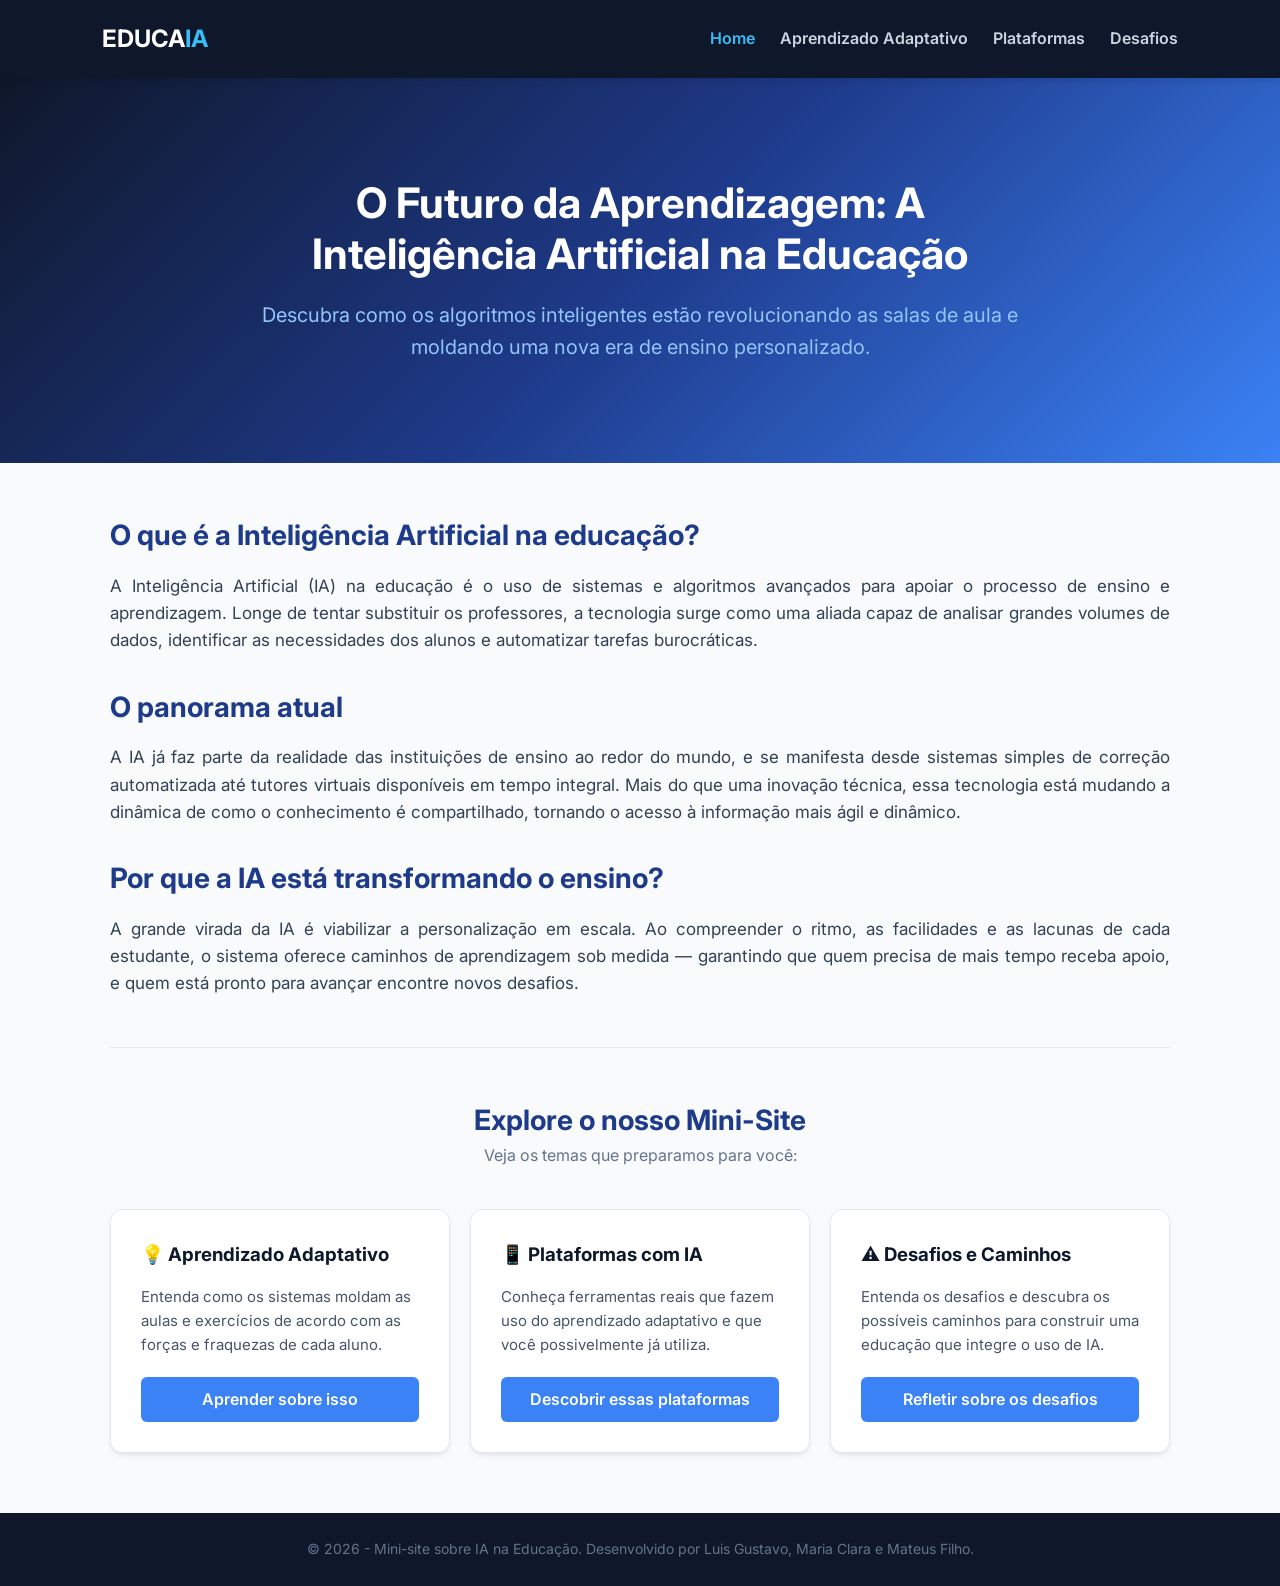
<file: index.html>
<!DOCTYPE html>
<html lang="pt-BR">
<head>
    <meta charset="UTF-8">
    <meta name="viewport" content="width=device-width, initial-scale=1.0">
    <title>IA na Educação - Home</title>
    <!-- Link para o arquivo de estilo compartilhado -->
    <link rel="stylesheet" href="style.css">
    <!-- Fonte moderna do Google Fonts -->
    <link rel="preconnect" href="https://fonts.googleapis.com">
    <link rel="preconnect" href="https://fonts.gstatic.com" crossorigin>
    <link href="https://fonts.googleapis.com/css2?family=Inter:wght@300;400;600;700&display=swap" rel="stylesheet">
</head>
<body>

    <!-- MENU DE NAVEGAÇÃO INTERLIGADO -->
    <header>
        <div class="logo">EDUCA<span>IA</span></div>
        <nav>
            <ul>
                <li><a href="index.html" class="active">Home</a></li>
                <li><a href="adaptativo.html">Aprendizado Adaptativo</a></li>
                <li><a href="plataformas.html">Plataformas</a></li>
                <li><a href="etica.html">Desafios</a></li>
            </ul>
        </nav>
    </header>

    <!-- BANNER PRINCIPAL (HERO) -->
    <section class="hero">
        <div class="hero-content">
            <h1>O Futuro da Aprendizagem: A Inteligência Artificial na Educação</h1>
            <p>Descubra como os algoritmos inteligentes estão revolucionando as salas de aula e moldando uma nova era de ensino personalizado.</p>
        </div>
    </section>

    <!-- CONTEÚDO PRINCIPAL -->
    <main class="container">
        
        <!-- O QUE É E PANORAMA -->
        <article class="main-content">
            <h2>O que é a Inteligência Artificial na educação?</h2>
            <p>
                A Inteligência Artificial (IA) na educação é o uso de sistemas e algoritmos avançados para apoiar o processo de ensino e aprendizagem. Longe de tentar substituir os professores, a tecnologia surge como uma aliada capaz de analisar grandes volumes de dados, identificar as necessidades dos alunos e automatizar tarefas burocráticas.
            </p>
            
            <h2>O panorama atual</h2>
            <p>
                A IA já faz parte da realidade das instituições de ensino ao redor do mundo, e se manifesta desde sistemas simples de correção automatizada até tutores virtuais disponíveis em tempo integral. Mais do que uma inovação técnica, essa tecnologia está mudando a dinâmica de como o conhecimento é compartilhado, tornando o acesso à informação mais ágil e dinâmico.
            </p>

            <h2>Por que a IA está transformando o ensino?</h2>
            <p>
                A grande virada da IA é viabilizar a personalização em escala. Ao compreender o ritmo, as facilidades e as lacunas de cada estudante, o sistema oferece caminhos de aprendizagem sob medida — garantindo que quem precisa de mais tempo receba apoio, e quem está pronto para avançar encontre novos desafios.
            </p>
        </article>

        <hr class="divisor">

        <!-- RESUMO DAS OUTRAS PÁGINAS (GUIA DE NAVEGAÇÃO) -->
        <section class="resumos-section">
            <h2>Explore o nosso Mini-Site</h2>
            <p class="subtitulo-secao">Veja os temas que preparamos para você:</p>
            
            <div class="cards-container">
                <!-- Card Página 2 -->
                <div class="card">
                    <h3>💡 Aprendizado Adaptativo</h3>
                    <p>Entenda como os sistemas moldam as aulas e exercícios de acordo com as forças e fraquezas de cada aluno.</p>
                    <a href="adaptativo.html" class="btn-card">Aprender sobre isso</a>
                </div>

                <!-- Card Página 3 -->
                <div class="card">
                    <h3>📱 Plataformas com IA</h3>
                    <p>Conheça ferramentas reais que fazem uso do aprendizado adaptativo e que você possivelmente já utiliza.</p>
                    <a href="plataformas.html" class="btn-card">Descobrir essas plataformas</a>
                </div>

                <!-- Card Página 4 -->
                <div class="card">
                    <h3>⚠️ Desafios e Caminhos</h3>
                    <p>Entenda os desafios e descubra os possíveis caminhos para construir uma educação que integre o uso de IA.</p>
                    <a href="etica.html" class="btn-card">Refletir sobre os desafios</a>
                </div>
            </div>
        </section>

    </main>

    <!-- RODAPÉ PADRÃO -->
    <footer>
        <p>&copy; 2026 - Mini-site sobre IA na Educação. Desenvolvido por Luis Gustavo, Maria Clara e Mateus Filho.</p>
    </footer>

</body>
</html>
</file>
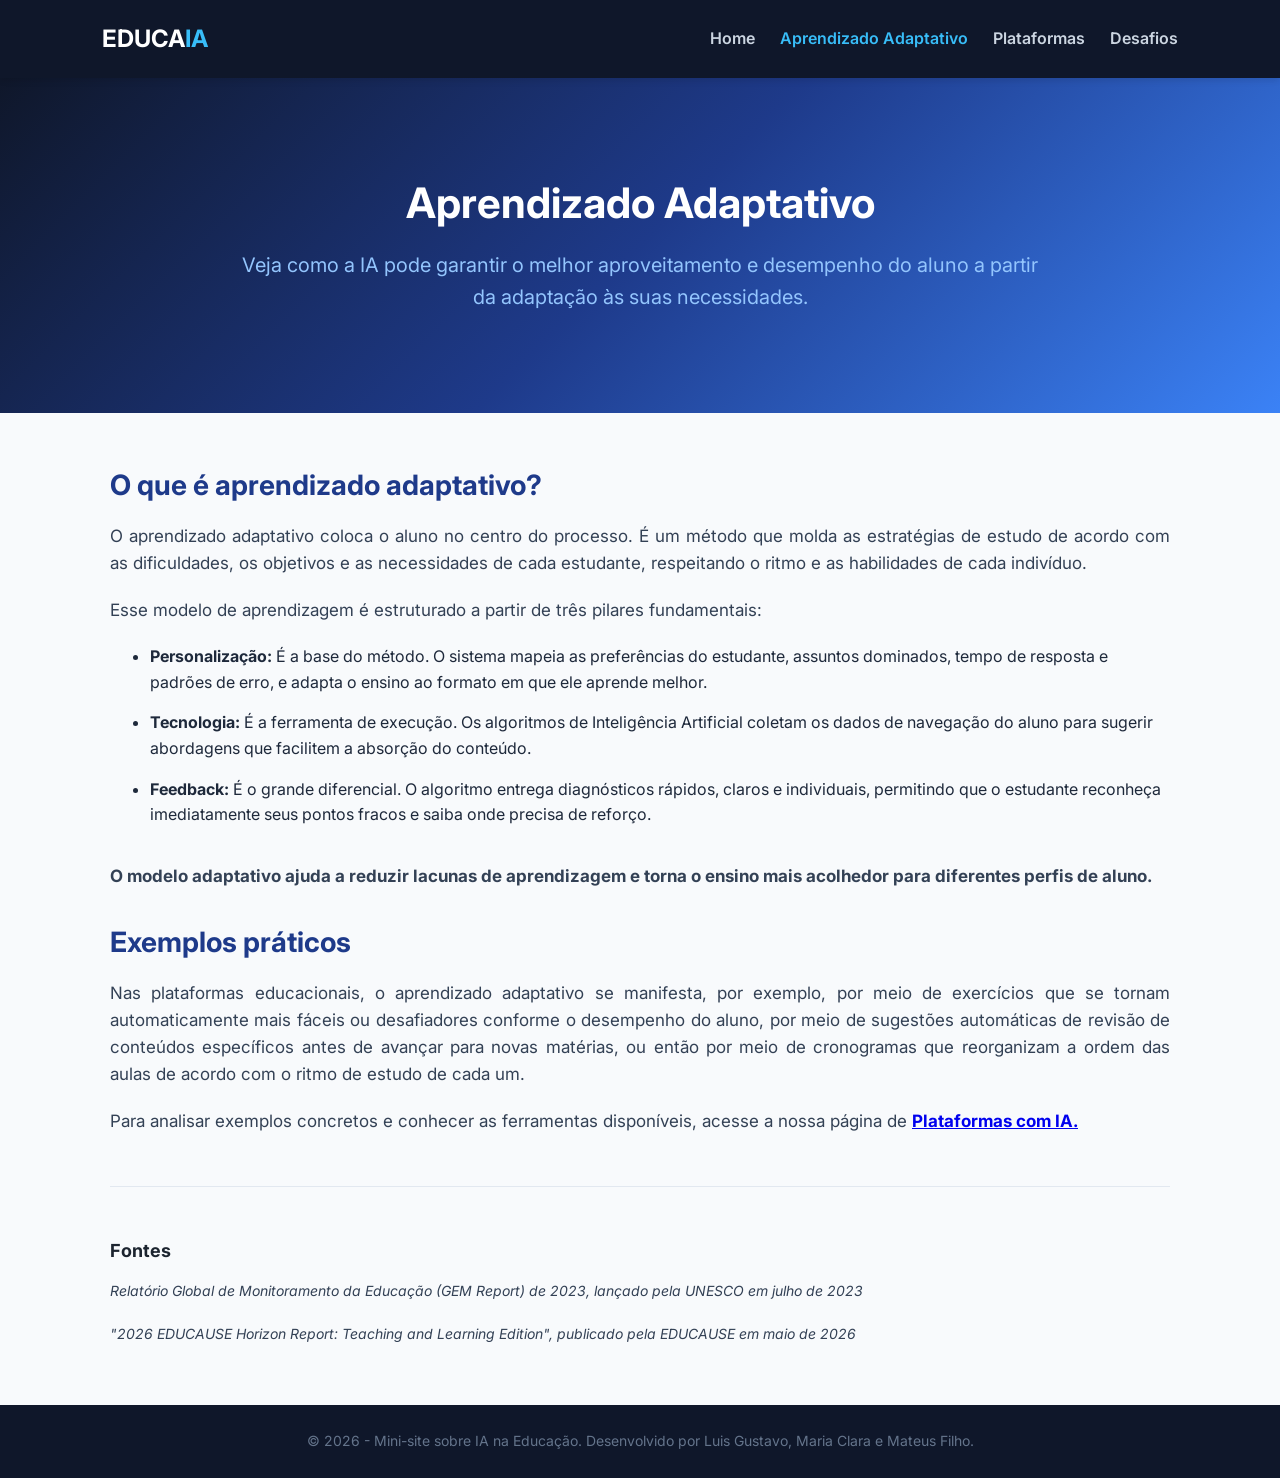
<file: adaptativo.html>
<!DOCTYPE html>
<html lang="pt-BR">
<head>
    <meta charset="UTF-8">
    <meta name="viewport" content="width=device-width, initial-scale=1.0">
    <title>Aprendizado Adaptativo</title>
    <!-- Link para o arquivo de estilo compartilhado -->
    <link rel="stylesheet" href="style.css">
    <!-- Fonte moderna do Google Fonts -->
    <link rel="preconnect" href="https://fonts.googleapis.com">
    <link rel="preconnect" href="https://fonts.gstatic.com" crossorigin>
    <link href="https://fonts.googleapis.com/css2?family=Inter:wght@300;400;600;700&display=swap" rel="stylesheet">
</head>
<body>

    <!-- MENU DE NAVEGAÇÃO INTERLIGADO -->
    <header>
        <div class="logo">EDUCA<span>IA</span></div>
        <nav>
            <ul>
                <li><a href="index.html">Home</a></li>
                <li><a href="adaptativo.html" class="active">Aprendizado Adaptativo</a></li>
                <li><a href="plataformas.html">Plataformas</a></li>
                <li><a href="etica.html">Desafios</a></li>
            </ul>
        </nav>
    </header>

    <!-- BANNER PRINCIPAL (HERO) -->
    <section class="hero">
        <div class="hero-content">
            <h1>Aprendizado Adaptativo</h1>
            <p>Veja como a IA pode garantir o melhor aproveitamento e desempenho do aluno a partir da adaptação às suas necessidades.</p>
        </div>
    </section>

    <main class="container">
        <article class="main-content">
            <h2>O que é aprendizado adaptativo?</h2>
            <p>
                O aprendizado adaptativo coloca o aluno no centro do processo. É um método que molda as estratégias de estudo de acordo com as dificuldades, os objetivos e as necessidades de cada estudante, respeitando o ritmo e as habilidades de cada indivíduo.
            </p>
            <p>
                Esse modelo de aprendizagem é estruturado a partir de três pilares fundamentais:
                <ul>
                    <li>
                        <b>Personalização:</b> É a base do método. O sistema mapeia as preferências do estudante, assuntos dominados, tempo de resposta e padrões de erro, e adapta o ensino ao formato em que ele aprende melhor.
                    </li>
                    <li>
                        <b>Tecnologia:</b> É a ferramenta de execução. Os algoritmos de Inteligência Artificial coletam os dados de navegação do aluno para sugerir abordagens que facilitem a absorção do conteúdo.
                    </li>
                    <li>
                        <b>Feedback:</b> É o grande diferencial. O algoritmo entrega diagnósticos rápidos, claros e individuais, permitindo que o estudante reconheça imediatamente seus pontos fracos e saiba onde precisa de reforço.
                    </li>
                </ul>
            </p>
            <p>
                <b>O modelo adaptativo ajuda a reduzir lacunas de aprendizagem e torna o ensino mais acolhedor para diferentes perfis de aluno.</b>
            </p>

            <h2>Exemplos práticos</h2>
            <p>
                Nas plataformas educacionais, o aprendizado adaptativo se manifesta, por exemplo, por meio de exercícios que se tornam automaticamente mais fáceis ou desafiadores conforme o desempenho do aluno, por meio de sugestões automáticas de revisão de conteúdos específicos antes de avançar para novas matérias, ou então por meio de cronogramas que reorganizam a ordem das aulas de acordo com o ritmo de estudo de cada um.
            </p>
            <p>
                Para analisar exemplos concretos e conhecer as ferramentas disponíveis, acesse a nossa página de <a href="plataformas.html"><b>Plataformas com IA.</b></a>
            </p>
        
        </article>
        <hr class="divisor">
        <article class="references">
            <h2><b>Fontes</b></h2>
            <p>
                <i>Relatório Global de Monitoramento da Educação (GEM Report) de 2023, lançado pela UNESCO em julho de 2023</i>
            </p>
            <p>
                <i>"2026 EDUCAUSE Horizon Report: Teaching and Learning Edition", publicado pela EDUCAUSE em maio de 2026</i>
            </p>
        </article>
    </main>

    <!-- RODAPÉ PADRÃO -->
    <footer>
        <p>&copy; 2026 - Mini-site sobre IA na Educação. Desenvolvido por Luis Gustavo, Maria Clara e Mateus Filho.</p>
    </footer>

</body>
</html>
</file>
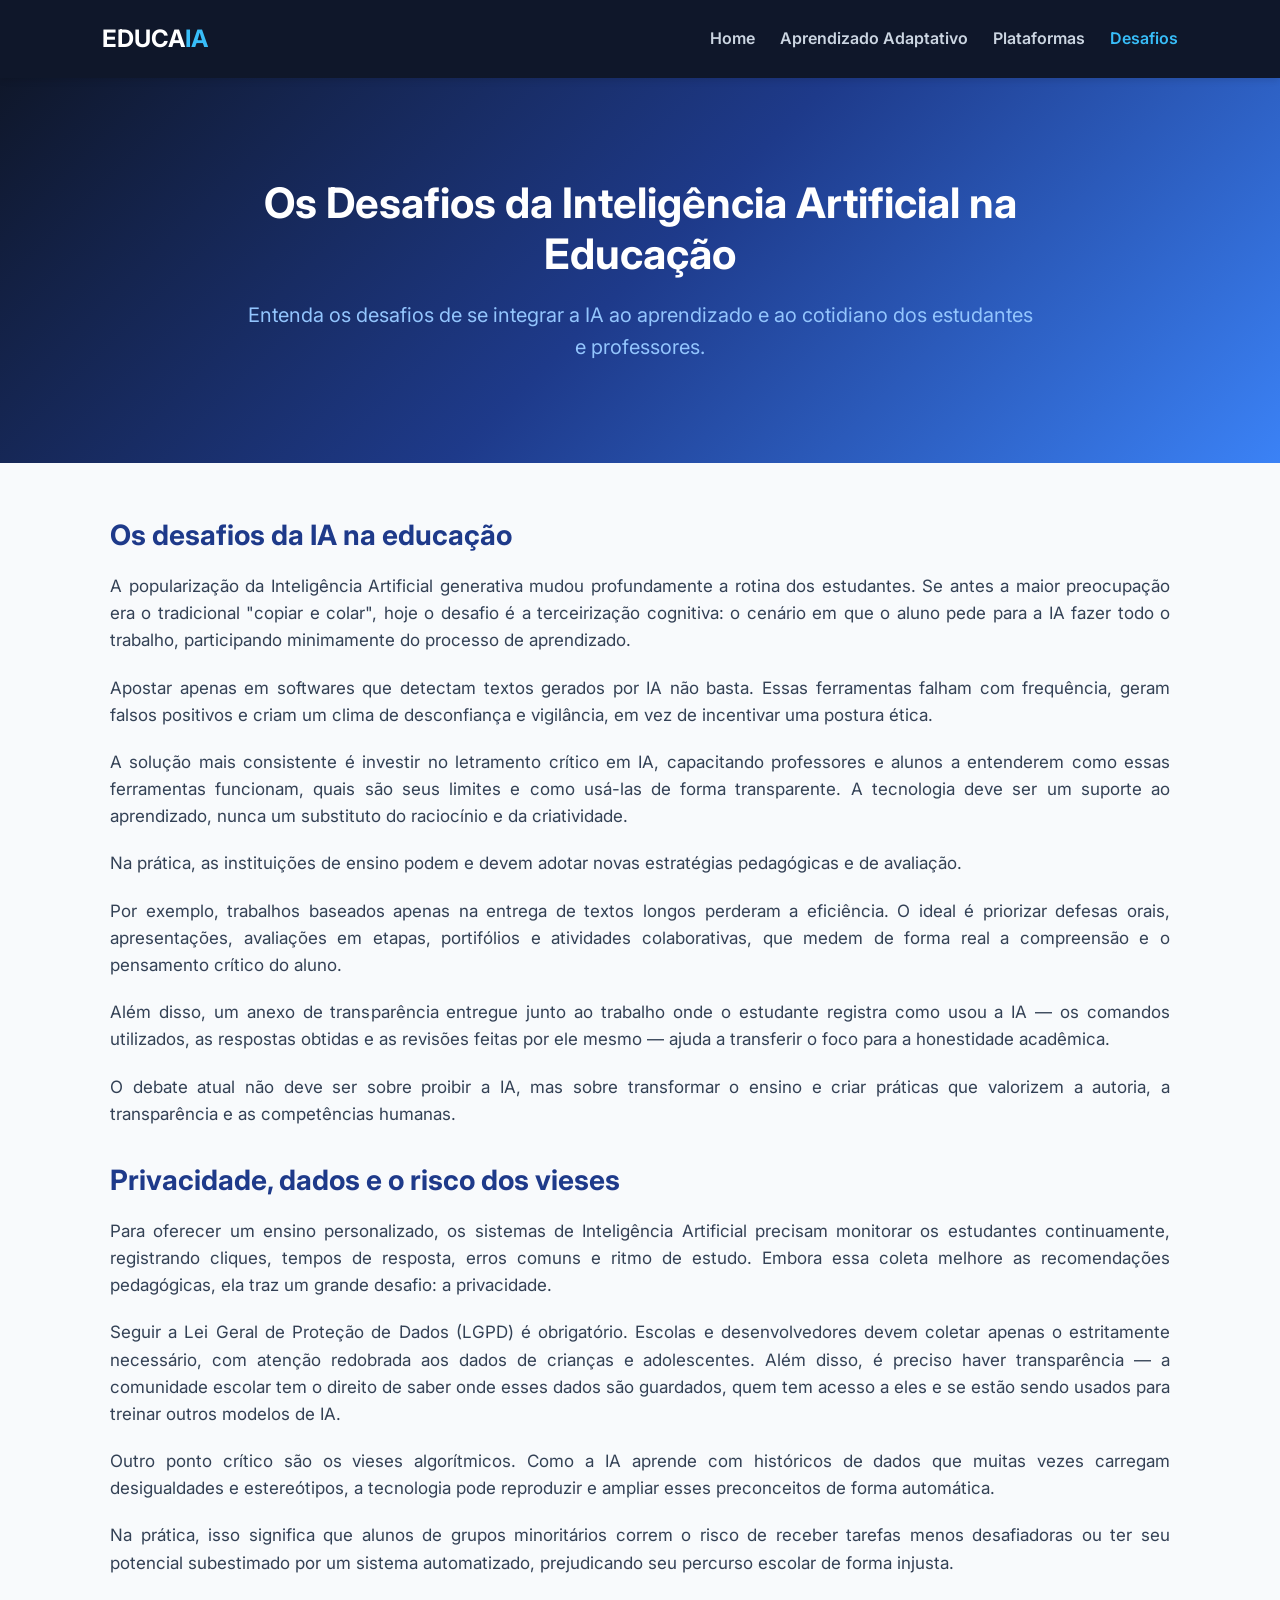
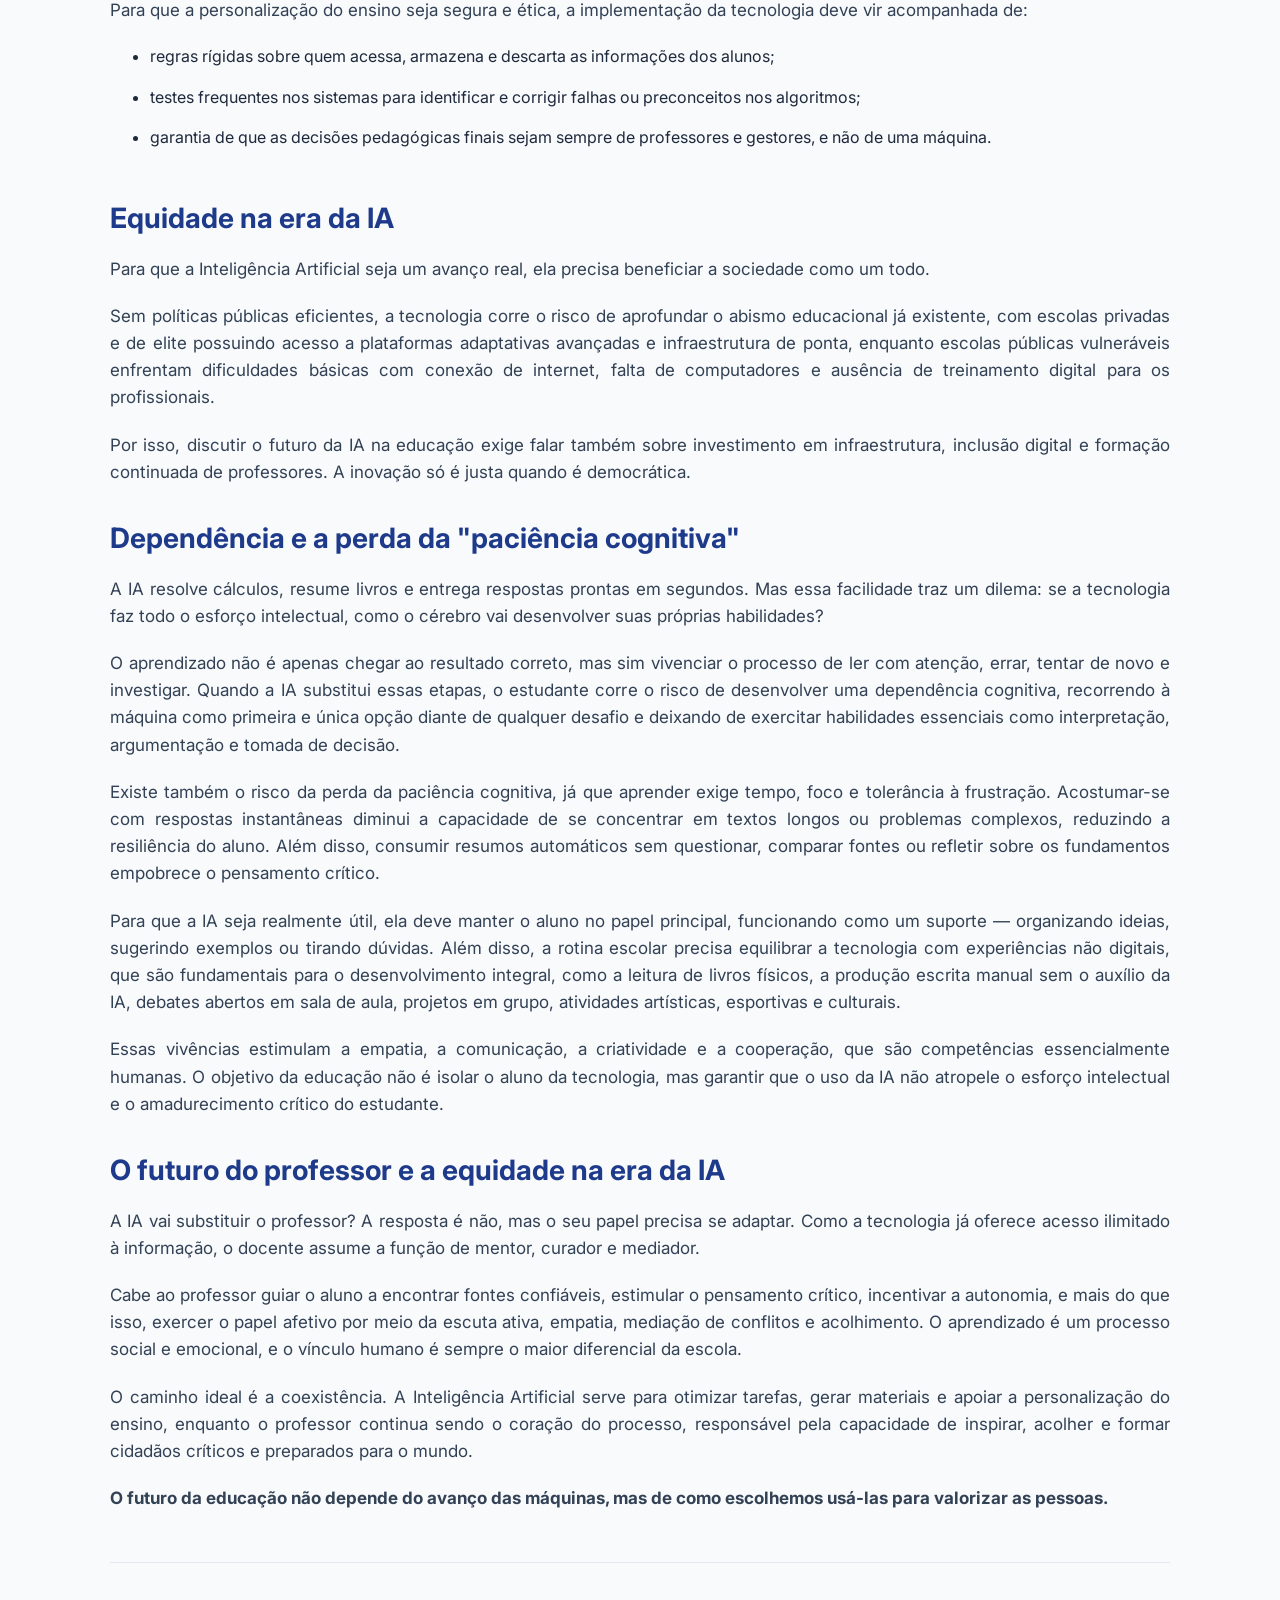
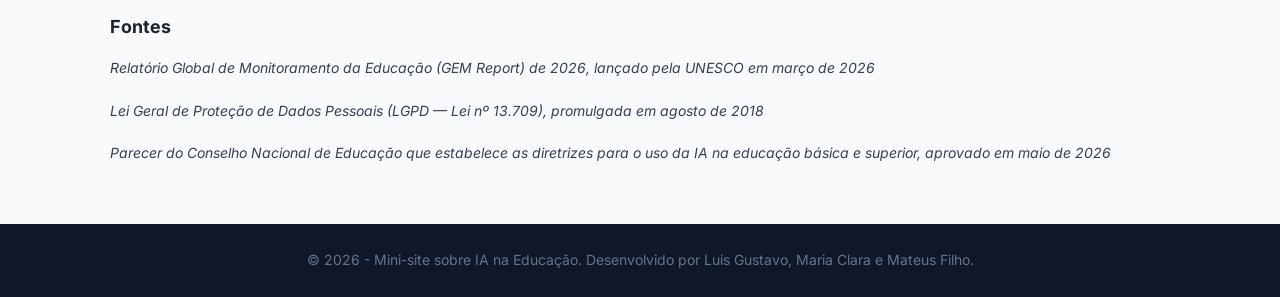
<file: etica.html>
<!DOCTYPE html>
<html lang="pt-BR">
<head>
    <meta charset="UTF-8">
    <meta name="viewport" content="width=device-width, initial-scale=1.0">
    <title>Plataformas com IA</title>
    <!-- Link para o arquivo de estilo compartilhado -->
    <link rel="stylesheet" href="style.css">
    <!-- Fonte moderna do Google Fonts -->
    <link rel="preconnect" href="https://fonts.googleapis.com">
    <link rel="preconnect" href="https://fonts.gstatic.com" crossorigin>
    <link href="https://fonts.googleapis.com/css2?family=Inter:wght@300;400;600;700&display=swap" rel="stylesheet">
</head>
<body>

    <!-- MENU DE NAVEGAÇÃO INTERLIGADO -->
    <header>
        <div class="logo">EDUCA<span>IA</span></div>
        <nav>
            <ul>
                <li><a href="index.html">Home</a></li>
                <li><a href="adaptativo.html">Aprendizado Adaptativo</a></li>
                <li><a href="plataformas.html">Plataformas</a></li>
                <li><a href="etica.html" class="active">Desafios</a></li>
            </ul>
        </nav>
    </header>

    <section class="hero">
        <div class="hero-content">
            <h1>Os Desafios da Inteligência Artificial na Educação</h1>
            <p>Entenda os desafios de se integrar a IA ao aprendizado e ao cotidiano dos estudantes e professores.</p>
        </div>
    </section>

    <main class="container">
        <article class="main-content">
            <h2>Os desafios da IA na educação</h2>
            <p>
                A popularização da Inteligência Artificial generativa mudou profundamente a rotina dos estudantes. Se antes a maior preocupação era o tradicional "copiar e colar", hoje o desafio é a terceirização cognitiva: o cenário em que o aluno pede para a IA fazer todo o trabalho, participando minimamente do processo de aprendizado.
            </p>
            <p>
                Apostar apenas em softwares que detectam textos gerados por IA não basta. Essas ferramentas falham com frequência, geram falsos positivos e criam um clima de desconfiança e vigilância, em vez de incentivar uma postura ética.
            </p>
            <p>
                A solução mais consistente é investir no letramento crítico em IA, capacitando professores e alunos a entenderem como essas ferramentas funcionam, quais são seus limites e como usá-las de forma transparente. A tecnologia deve ser um suporte ao aprendizado, nunca um substituto do raciocínio e da criatividade.
            </p>
            <p>
                Na prática, as instituições de ensino podem e devem adotar novas estratégias pedagógicas e de avaliação. 
            </p>
            <p>
                Por exemplo, trabalhos baseados apenas na entrega de textos longos perderam a eficiência. O ideal é priorizar defesas orais, apresentações, avaliações em etapas, portifólios e atividades colaborativas, que medem de forma real a compreensão e o pensamento crítico do aluno.
            </p>
            <p>
                Além disso, um anexo de transparência entregue junto ao trabalho onde o estudante registra como usou a IA — os comandos utilizados, as respostas obtidas e as revisões feitas por ele mesmo — ajuda a transferir o foco para a honestidade acadêmica.
            </p>
            <p>
                O debate atual não deve ser sobre proibir a IA, mas sobre transformar o ensino e criar práticas que valorizem a autoria, a transparência e as competências humanas.
            </p>

            <h2>Privacidade, dados e o risco dos vieses</h2>
            <p>
                Para oferecer um ensino personalizado, os sistemas de Inteligência Artificial precisam monitorar os estudantes continuamente, registrando cliques, tempos de resposta, erros comuns e ritmo de estudo. Embora essa coleta melhore as recomendações pedagógicas, ela traz um grande desafio: a privacidade.
            </p>
            <p>
                Seguir a Lei Geral de Proteção de Dados (LGPD) é obrigatório. Escolas e desenvolvedores devem coletar apenas o estritamente necessário, com atenção redobrada aos dados de crianças e adolescentes. Além disso, é preciso haver transparência — a comunidade escolar tem o direito de saber onde esses dados são guardados, quem tem acesso a eles e se estão sendo usados para treinar outros modelos de IA.
            </p>
            <p>
                Outro ponto crítico são os vieses algorítmicos. Como a IA aprende com históricos de dados que muitas vezes carregam desigualdades e estereótipos, a tecnologia pode reproduzir e ampliar esses preconceitos de forma automática.
            </p>
            <p>
                Na prática, isso significa que alunos de grupos minoritários correm o risco de receber tarefas menos desafiadoras ou ter seu potencial subestimado por um sistema automatizado, prejudicando seu percurso escolar de forma injusta.
            </p>
            <p>
                Para que a personalização do ensino seja segura e ética, a implementação da tecnologia deve vir acompanhada de:
                <ul>
                    <li>
                        regras rígidas sobre quem acessa, armazena e descarta as informações dos alunos;
                    </li>
                    <li>
                        testes frequentes nos sistemas para identificar e corrigir falhas ou preconceitos nos algoritmos;
                    </li>
                    <li>
                        garantia de que as decisões pedagógicas finais sejam sempre de professores e gestores, e não de uma máquina.
                    </li>
                </ul>
            </p>

            <h2>Equidade na era da IA</h2>
            <p>
                Para que a Inteligência Artificial seja um avanço real, ela precisa beneficiar a sociedade como um todo.
            </p>
            <p>
                Sem políticas públicas eficientes, a tecnologia corre o risco de aprofundar o abismo educacional já existente, com escolas privadas e de elite possuindo acesso a plataformas adaptativas avançadas e infraestrutura de ponta, enquanto escolas públicas vulneráveis enfrentam dificuldades básicas com conexão de internet, falta de computadores e ausência de treinamento digital para os profissionais.
            </p>
            <p>
                Por isso, discutir o futuro da IA na educação exige falar também sobre investimento em infraestrutura, inclusão digital e formação continuada de professores. A inovação só é justa quando é democrática.
            </p>

            <h2>Dependência e a perda da "paciência cognitiva"</h2>
            <p>
                A IA resolve cálculos, resume livros e entrega respostas prontas em segundos. Mas essa facilidade traz um dilema: se a tecnologia faz todo o esforço intelectual, como o cérebro vai desenvolver suas próprias habilidades?
            </p>
            <p>
                O aprendizado não é apenas chegar ao resultado correto, mas sim vivenciar o processo de ler com atenção, errar, tentar de novo e investigar. Quando a IA substitui essas etapas, o estudante corre o risco de desenvolver uma dependência cognitiva, recorrendo à máquina como primeira e única opção diante de qualquer desafio e deixando de exercitar habilidades essenciais como interpretação, argumentação e tomada de decisão.
            </p>
            <p>
                Existe também o risco da perda da paciência cognitiva, já que aprender exige tempo, foco e tolerância à frustração. Acostumar-se com respostas instantâneas diminui a capacidade de se concentrar em textos longos ou problemas complexos, reduzindo a resiliência do aluno. Além disso, consumir resumos automáticos sem questionar, comparar fontes ou refletir sobre os fundamentos empobrece o pensamento crítico.
            </p>
            <p>
                Para que a IA seja realmente útil, ela deve manter o aluno no papel principal, funcionando como um suporte — organizando ideias, sugerindo exemplos ou tirando dúvidas. Além disso, a rotina escolar precisa equilibrar a tecnologia com experiências não digitais, que são fundamentais para o desenvolvimento integral, como a leitura de livros físicos, a produção escrita manual sem o auxílio da IA, debates abertos em sala de aula, projetos em grupo, atividades artísticas, esportivas e culturais.
            </p>
            <p>
                Essas vivências estimulam a empatia, a comunicação, a criatividade e a cooperação, que são competências essencialmente humanas. O objetivo da educação não é isolar o aluno da tecnologia, mas garantir que o uso da IA não atropele o esforço intelectual e o amadurecimento crítico do estudante.
            </p>

            <h2>O futuro do professor e a equidade na era da IA</h2>
            <p>
                A IA vai substituir o professor? A resposta é não, mas o seu papel precisa se adaptar. Como a tecnologia já oferece acesso ilimitado à informação, o docente assume a função de mentor, curador e mediador.
            </p>
            <p>
                Cabe ao professor guiar o aluno a encontrar fontes confiáveis, estimular o pensamento crítico, incentivar a autonomia, e mais do que isso, exercer o papel afetivo por meio da escuta ativa, empatia, mediação de conflitos e acolhimento. O aprendizado é um processo social e emocional, e o vínculo humano é sempre o maior diferencial da escola.
            </p>
            <p>
                O caminho ideal é a coexistência. A Inteligência Artificial serve para otimizar tarefas, gerar materiais e apoiar a personalização do ensino, enquanto o professor continua sendo o coração do processo, responsável pela capacidade de inspirar, acolher e formar cidadãos críticos e preparados para o mundo.
            </p>
            <p>
                <b>O futuro da educação não depende do avanço das máquinas, mas de como escolhemos usá-las para valorizar as pessoas.</b>
            </p>
        </article>

        <hr class="divisor">
        <article class="references">
            <h2><b>Fontes</b></h2>
            <p>
                <i>Relatório Global de Monitoramento da Educação (GEM Report) de 2026, lançado pela UNESCO em março de 2026</i>
            </p>
            <p>
                <i>Lei Geral de Proteção de Dados Pessoais (LGPD — Lei nº 13.709), promulgada em agosto de 2018</i>
            </p>
            <p>
                <i>Parecer do Conselho Nacional de Educação que estabelece as diretrizes para o uso da IA na educação básica e superior, aprovado em maio de 2026</i>
            </p>
        </article>
    </main>

    <footer>
        <p>&copy; 2026 - Mini-site sobre IA na Educação. Desenvolvido por Luis Gustavo, Maria Clara e Mateus Filho.</p>
    </footer>
</body>
</html>
</file>
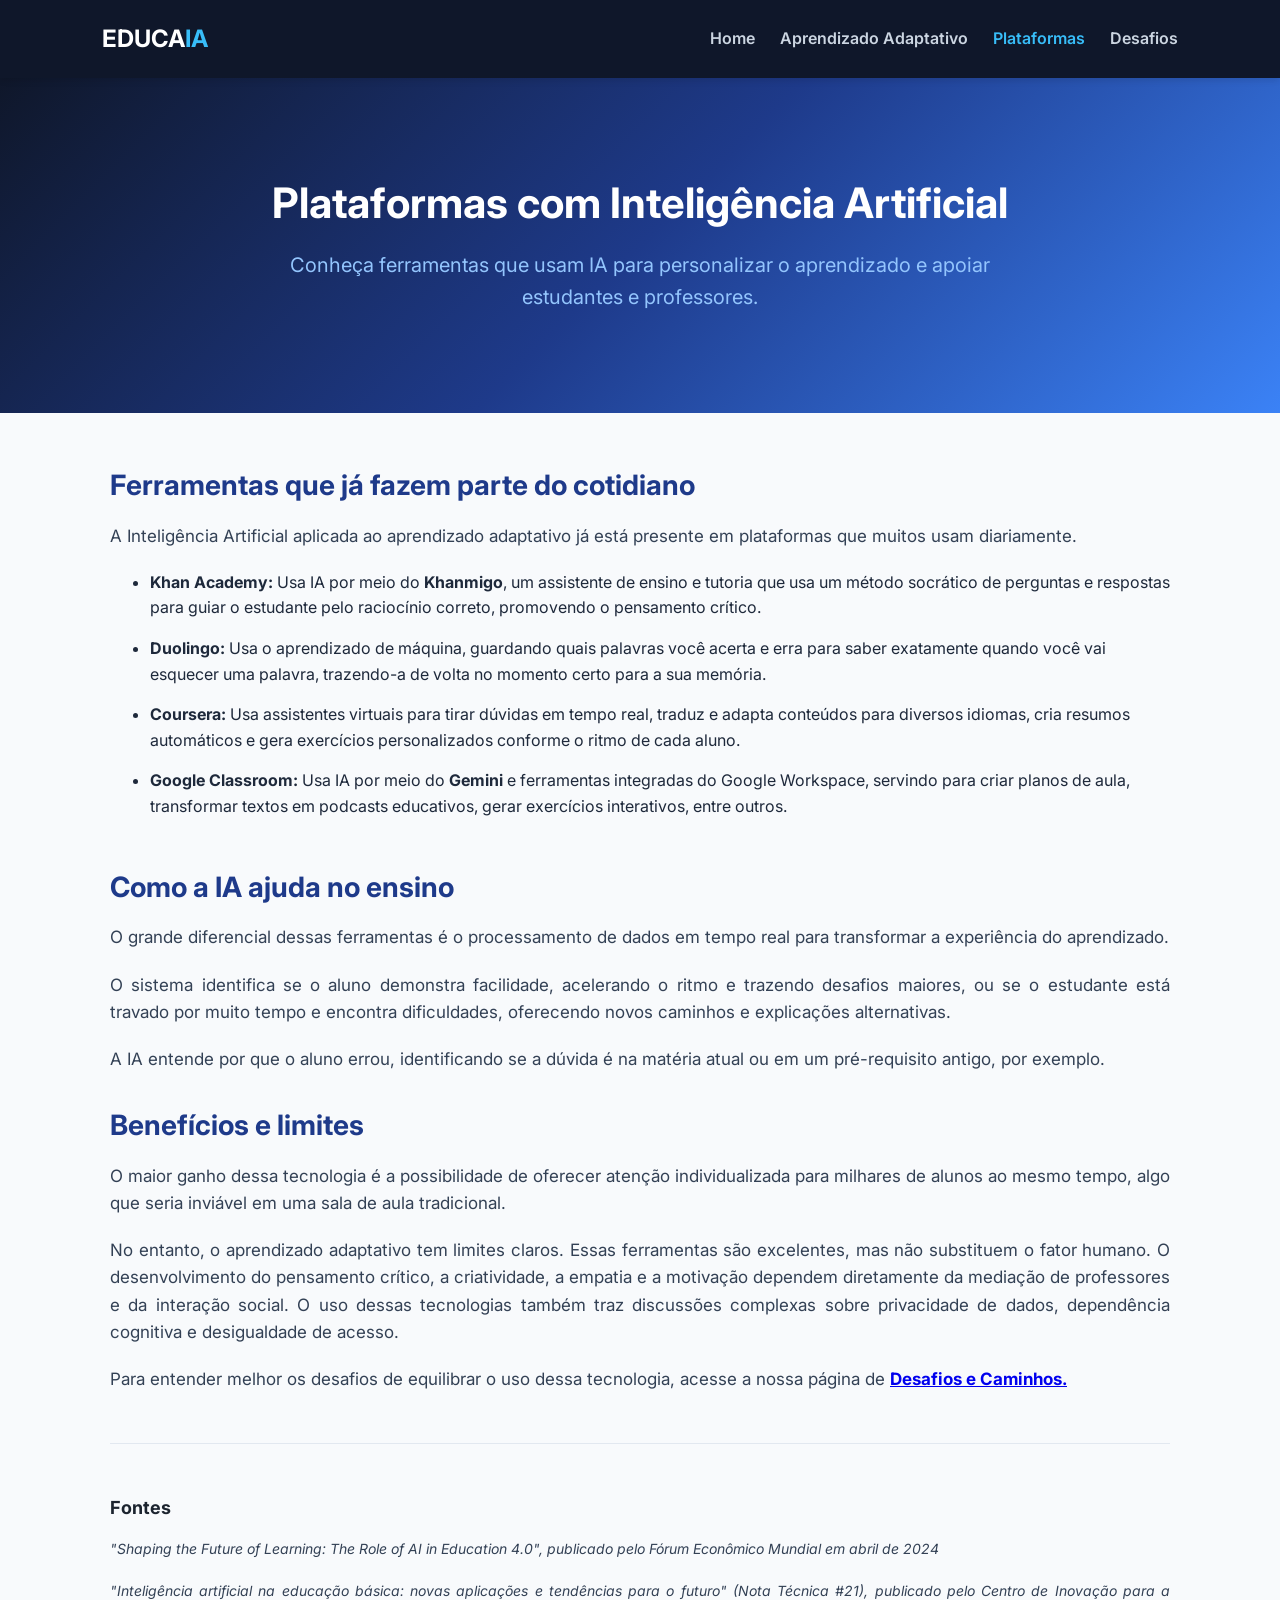
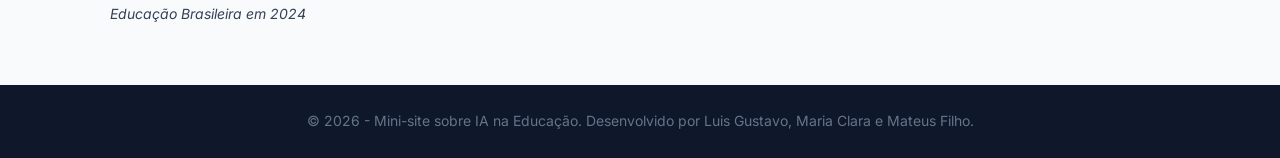
<file: plataformas.html>
<!DOCTYPE html>
<html lang="pt-BR">
<head>
    <meta charset="UTF-8">
    <meta name="viewport" content="width=device-width, initial-scale=1.0">
    <title>Plataformas com IA</title>
    <!-- Link para o arquivo de estilo compartilhado -->
    <link rel="stylesheet" href="style.css">
    <!-- Fonte moderna do Google Fonts -->
    <link rel="preconnect" href="https://fonts.googleapis.com">
    <link rel="preconnect" href="https://fonts.gstatic.com" crossorigin>
    <link href="https://fonts.googleapis.com/css2?family=Inter:wght@300;400;600;700&display=swap" rel="stylesheet">
</head>
<body>

    <!-- MENU DE NAVEGAÇÃO INTERLIGADO -->
    <header>
        <div class="logo">EDUCA<span>IA</span></div>
        <nav>
            <ul>
                <li><a href="index.html">Home</a></li>
                <li><a href="adaptativo.html">Aprendizado Adaptativo</a></li>
                <li><a href="plataformas.html" class="active">Plataformas</a></li>
                <li><a href="etica.html">Desafios</a></li>
            </ul>
        </nav>
    </header>

    <section class="hero">
        <div class="hero-content">
            <h1>Plataformas com Inteligência Artificial</h1>
            <p>Conheça ferramentas que usam IA para personalizar o aprendizado e apoiar estudantes e professores.</p>
        </div>
    </section>

    <main class="container">
        <article class="main-content">
            <h2>Ferramentas que já fazem parte do cotidiano</h2>
            <p>
                A Inteligência Artificial aplicada ao aprendizado adaptativo já está presente em plataformas que muitos usam diariamente.
            </p>
            <p>
                <ul>
                    <li>
                        <b>Khan Academy:</b> Usa IA por meio do <b>Khanmigo</b>, um assistente de ensino e tutoria que usa um método socrático de perguntas e respostas para guiar o estudante pelo raciocínio correto, promovendo o pensamento crítico.
                    </li>
                    <li>
                        <b>Duolingo:</b> Usa o aprendizado de máquina, guardando quais palavras você acerta e erra para saber exatamente quando você vai esquecer uma palavra, trazendo-a de volta no momento certo para a sua memória.
                    </li>
                    <li>
                        <b>Coursera:</b> Usa assistentes virtuais para tirar dúvidas em tempo real, traduz e adapta conteúdos para diversos idiomas, cria resumos automáticos e gera exercícios personalizados conforme o ritmo de cada aluno.
                    </li>
                    <li>
                        <b>Google Classroom:</b> Usa IA por meio do <b>Gemini</b> e ferramentas integradas do Google Workspace, servindo para criar planos de aula, transformar textos em podcasts educativos, gerar exercícios interativos, entre outros.
                    </li>
                </ul>
            </p>

            <h2>Como a IA ajuda no ensino</h2>
            <p>
                O grande diferencial dessas ferramentas é o processamento de dados em tempo real para transformar a experiência do aprendizado.
            </p>
            <p>
                O sistema identifica se o aluno demonstra facilidade, acelerando o ritmo e trazendo desafios maiores, ou se o estudante está travado por muito tempo e encontra dificuldades, oferecendo novos caminhos e explicações alternativas. 
            </p>
            <p>
                A IA entende por que o aluno errou, identificando se a dúvida é na matéria atual ou em um pré-requisito antigo, por exemplo.
            </p>
            </p>
            <h2>Benefícios e limites</h2>
            <p>
                O maior ganho dessa tecnologia é a possibilidade de oferecer atenção individualizada para milhares de alunos ao mesmo tempo, algo que seria inviável em uma sala de aula tradicional.
            </p>
            <p>
                No entanto, o aprendizado adaptativo tem limites claros. Essas ferramentas são excelentes, mas não substituem o fator humano. O desenvolvimento do pensamento crítico, a criatividade, a empatia e a motivação dependem diretamente da mediação de professores e da interação social. O uso dessas tecnologias também traz discussões complexas sobre privacidade de dados, dependência cognitiva e desigualdade de acesso. 
            </p>
            <p>
                Para entender melhor os desafios de equilibrar o uso dessa tecnologia, acesse a nossa página de <a href="etica.html"><b>Desafios e Caminhos.</b></a>
            </p>
        </article>

        <hr class="divisor">
        <article class="references">
            <h2><b>Fontes</b></h2>
            <p>
                <i>"Shaping the Future of Learning: The Role of AI in Education 4.0", publicado pelo Fórum Econômico Mundial em abril de 2024</i>
            </p>
            <p>
                <i>"Inteligência artificial na educação básica: novas aplicações e tendências para o futuro" (Nota Técnica #21), publicado pelo Centro de Inovação para a Educação Brasileira em 2024</i>
            </p>
        </article>
    </main>

    <footer>
        <p>&copy; 2026 - Mini-site sobre IA na Educação. Desenvolvido por Luis Gustavo, Maria Clara e Mateus Filho.</p>
    </footer>
</body>
</html>
</file>
<file: style.css>
/* RESET DE ESTILOS */
* {
    margin: 0;
    padding: 0;
    box-sizing: border-box;
}

body {
    font-family: 'Inter', sans-serif;
    line-height: 1.6;
    background-color: #f8fafc;
    color: #1e293b;
}

body ul li {
    padding-bottom: 15px;
    margin-left: 40px;
}

/* HEADER & MENU */
header {
    background-color: #0f172a;
    color: #fff;
    display: flex;
    justify-content: space-between;
    align-items: center;
    padding: 20px 8%;
    position: sticky;
    top: 0;
    z-index: 100;
    box-shadow: 0 4px 6px -1px rgba(0,0,0,0.1);
}

.logo {
    font-size: 24px;
    font-weight: 700;
}

.logo span {
    color: #38bdf8;
}

nav ul {
    display: flex;
    list-style: none;
}

nav ul li {
    padding-bottom: 0px;
    margin-left: 25px;
}

nav ul li a {
    color: #cbd5e1;
    text-decoration: none;
    font-weight: 600;
    transition: color 0.3s;
}

nav ul li a:hover, nav ul li a.active {
    color: #38bdf8;
}

/* BANNER PRINCIPAL (HERO) */
.hero {
    background: linear-gradient(135deg, #0f172a, #1e3a8a, #3b82f6);
    color: white;
    padding: 100px 20px;
    text-align: center;
}

.hero-content {
    max-width: 800px;
    margin: 0 auto;
}

.hero h1 {
    font-size: 42px;
    margin-bottom: 20px;
    line-height: 1.2;
}

.hero p {
    font-size: 20px;
    color: #93c5fd;
}

/* CONTAINER */
.container {
    max-width: 1100px;
    margin: 50px auto;
    padding: 0 20px;
}

/* CONTEÚDO DA HOME */
.main-content h2 {
    color: #1e3a8a;
    margin: 30px 0 15px 0;
    font-size: 28px;
}

.main-content p {
    font-size: 17px;
    margin-bottom: 20px;
    color: #334155;
    text-align: justify;
}

.references h2 {
    color: #1c242f;
    margin: 30px 0 15px 0;
    font-size: 18px;
}

.references p {
    font-size: 14px;
    margin-bottom: 20px;
    color: #334155;
    text-align: justify;
}

.divisor {
    border: 0;
    height: 1px;
    background: #e2e8f0;
    margin: 50px 0;
}

/* SEÇÃO DE CARDS (RESUMOS) */
.resumos-section {
    margin-top: 30px;
}

.resumos-section h2 {
    text-align: center;
    color: #1e3a8a;
    font-size: 28px;
}

.subtitulo-secao {
    text-align: center;
    color: #64748b;
    margin-bottom: 40px;
}

.cards-container {
    display: flex;
    gap: 20px;
    justify-content: space-between;
    flex-wrap: wrap; /* Garante que funcione no celular */
}

.card {
    background: white;
    flex: 1;
    min-width: 280px;
    padding: 30px;
    border-radius: 12px;
    box-shadow: 0 4px 6px -1px rgba(0,0,0,0.05), 0 2px 4px -1px rgba(0,0,0,0.06);
    border: 1px solid #e2e8f0;
    display: flex;
    flex-direction: column;
    justify-content: space-between;
}

.card h3 {
    color: #0f172a;
    margin-bottom: 15px;
}

.card p {
    font-size: 15px;
    color: #475569;
    margin-bottom: 20px;
}

.btn-card {
    display: inline-block;
    text-align: center;
    background-color: #3b82f6;
    color: white;
    text-decoration: none;
    padding: 10px 15px;
    border-radius: 6px;
    font-weight: 600;
    transition: background 0.3s;
}

.btn-card:hover {
    background-color: #2563eb;
}

/* FOOTER */
footer {
    background-color: #0f172a;
    color: #64748b;
    text-align: center;
    padding: 25px 20px;
    margin-top: 60px;
    font-size: 14px;
}
</file>
